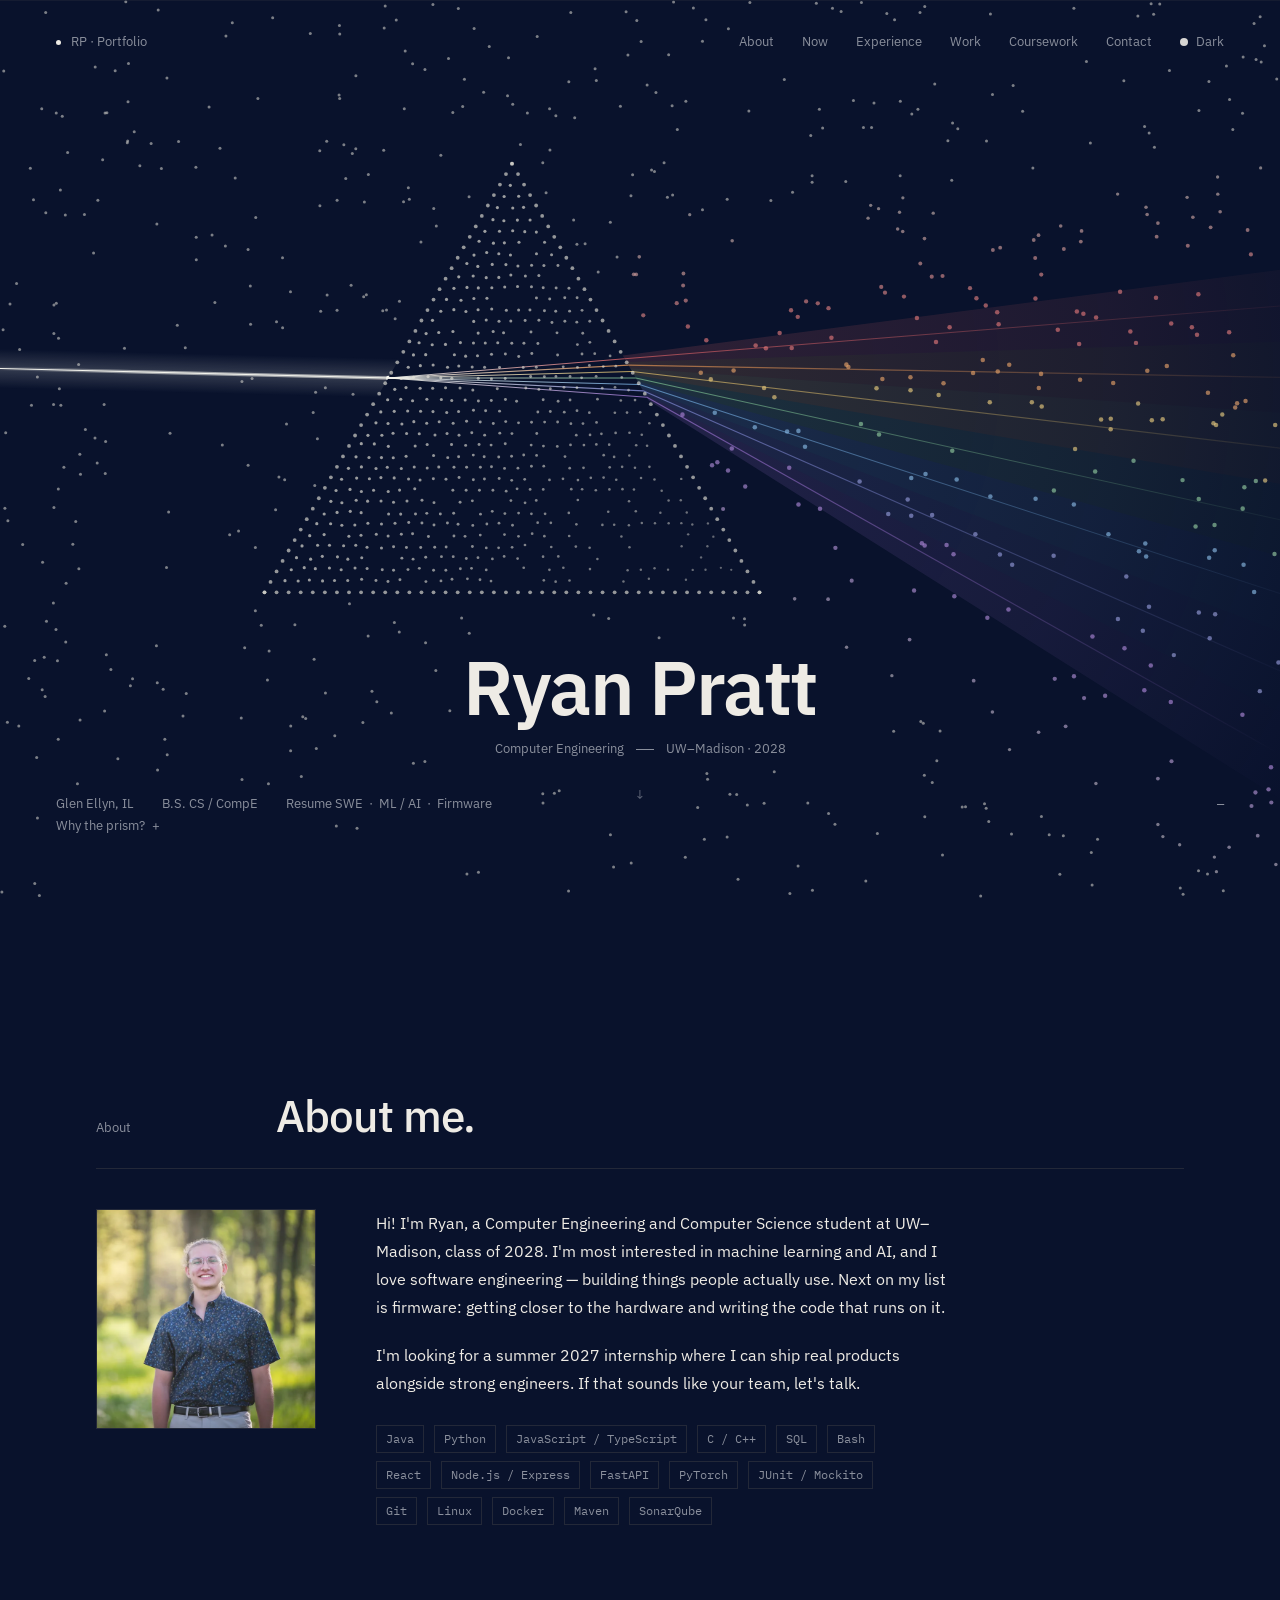
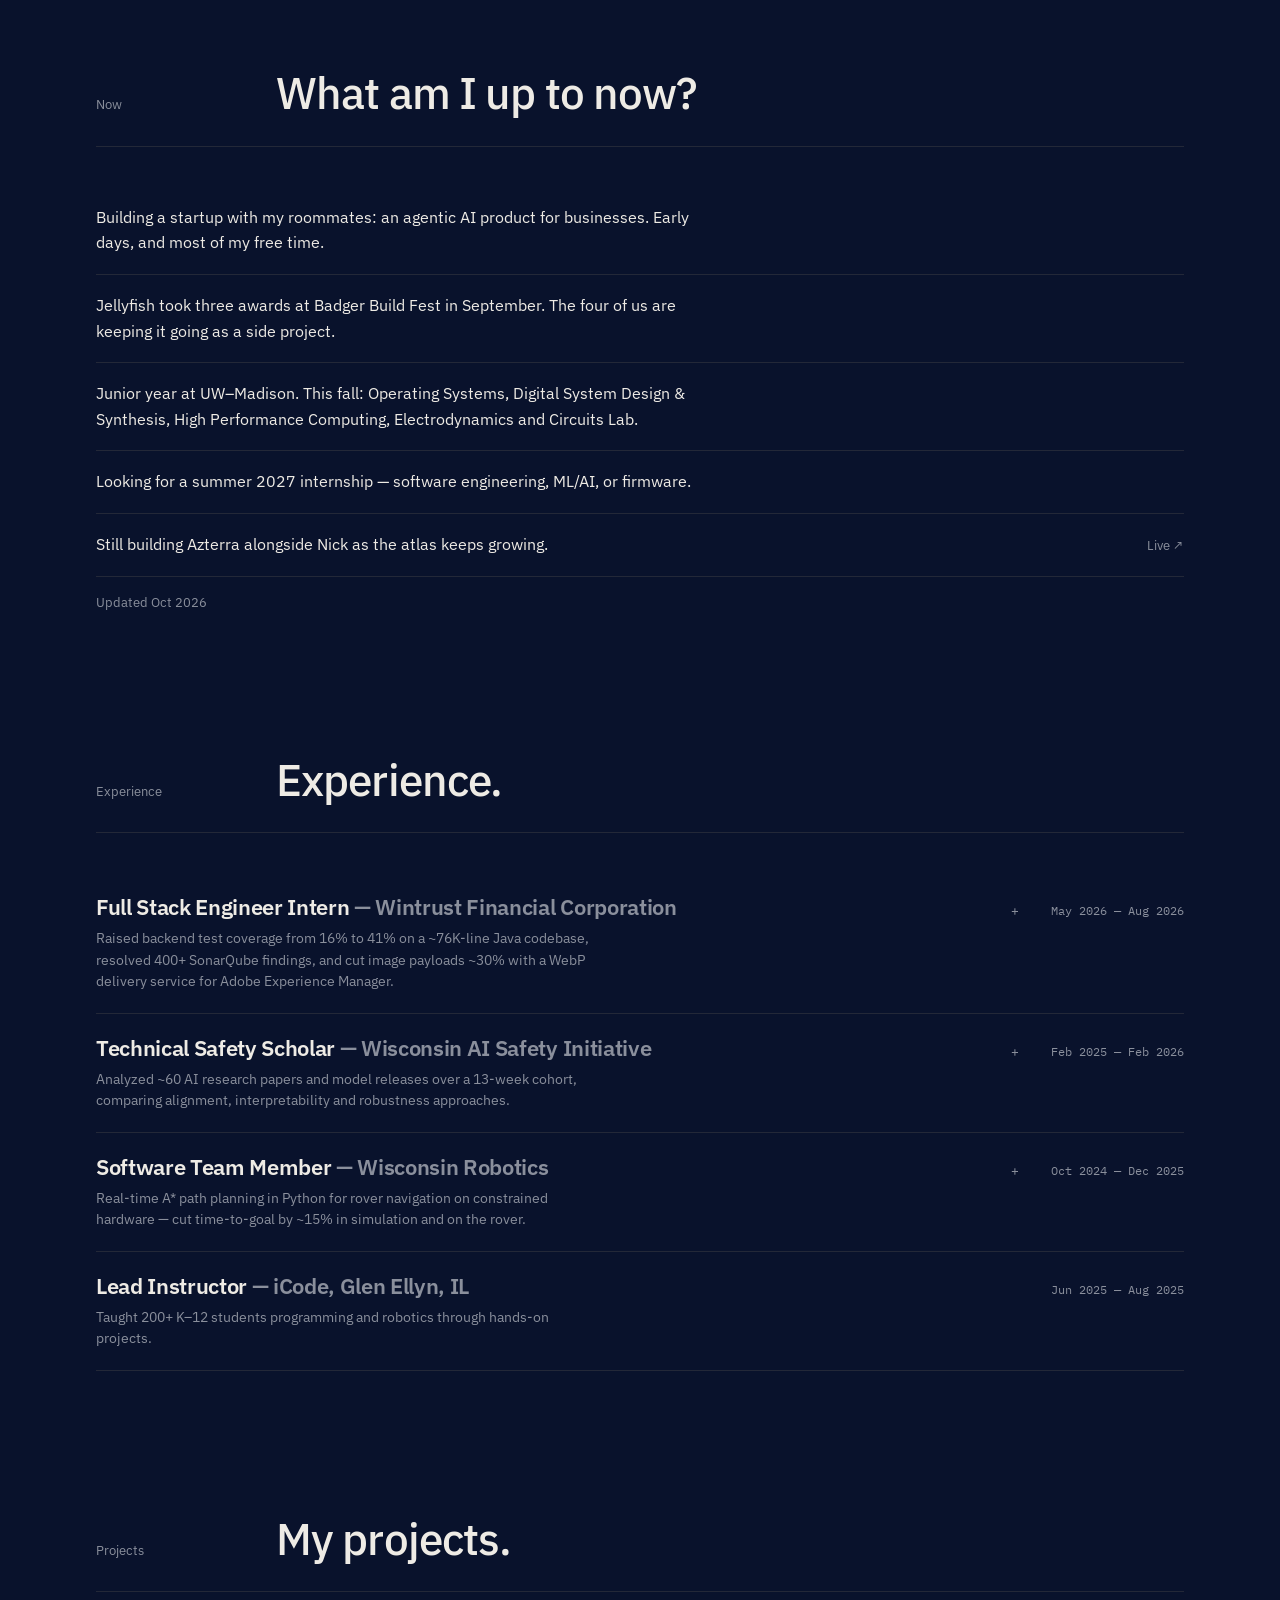
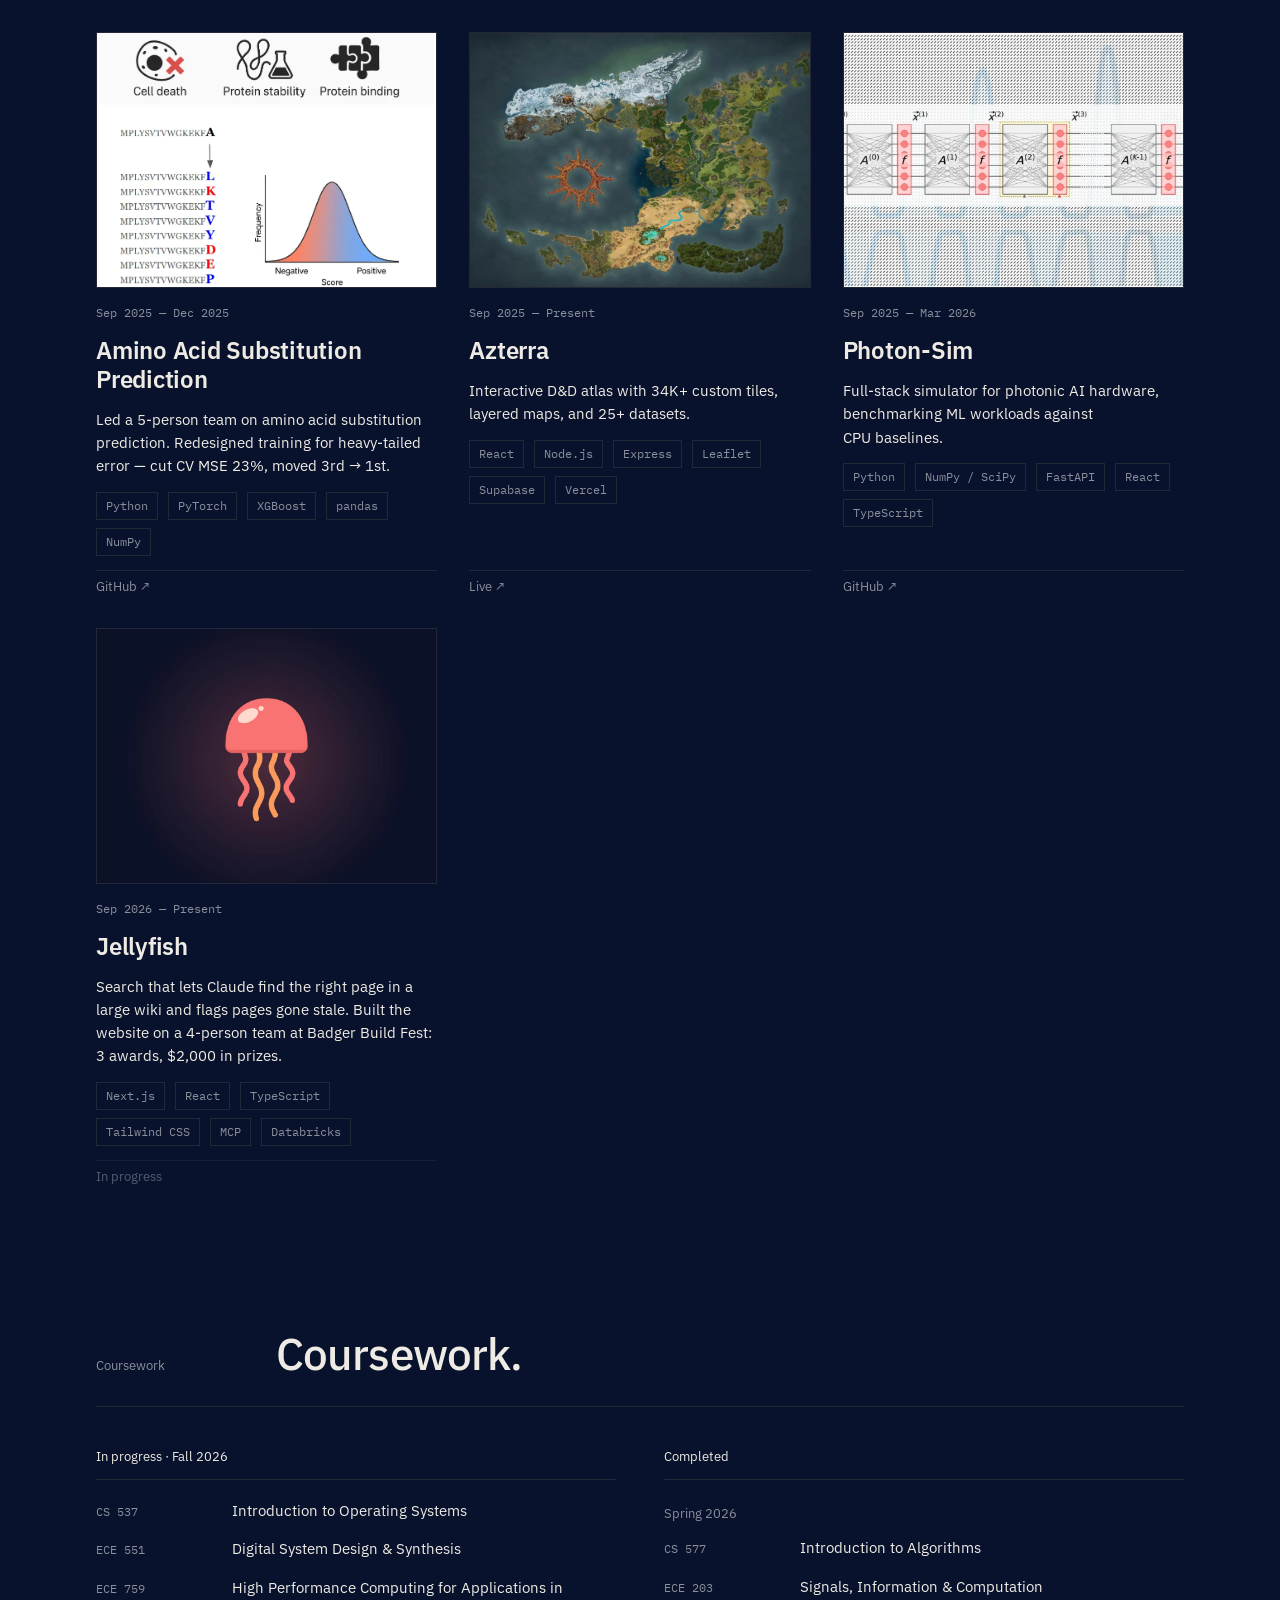
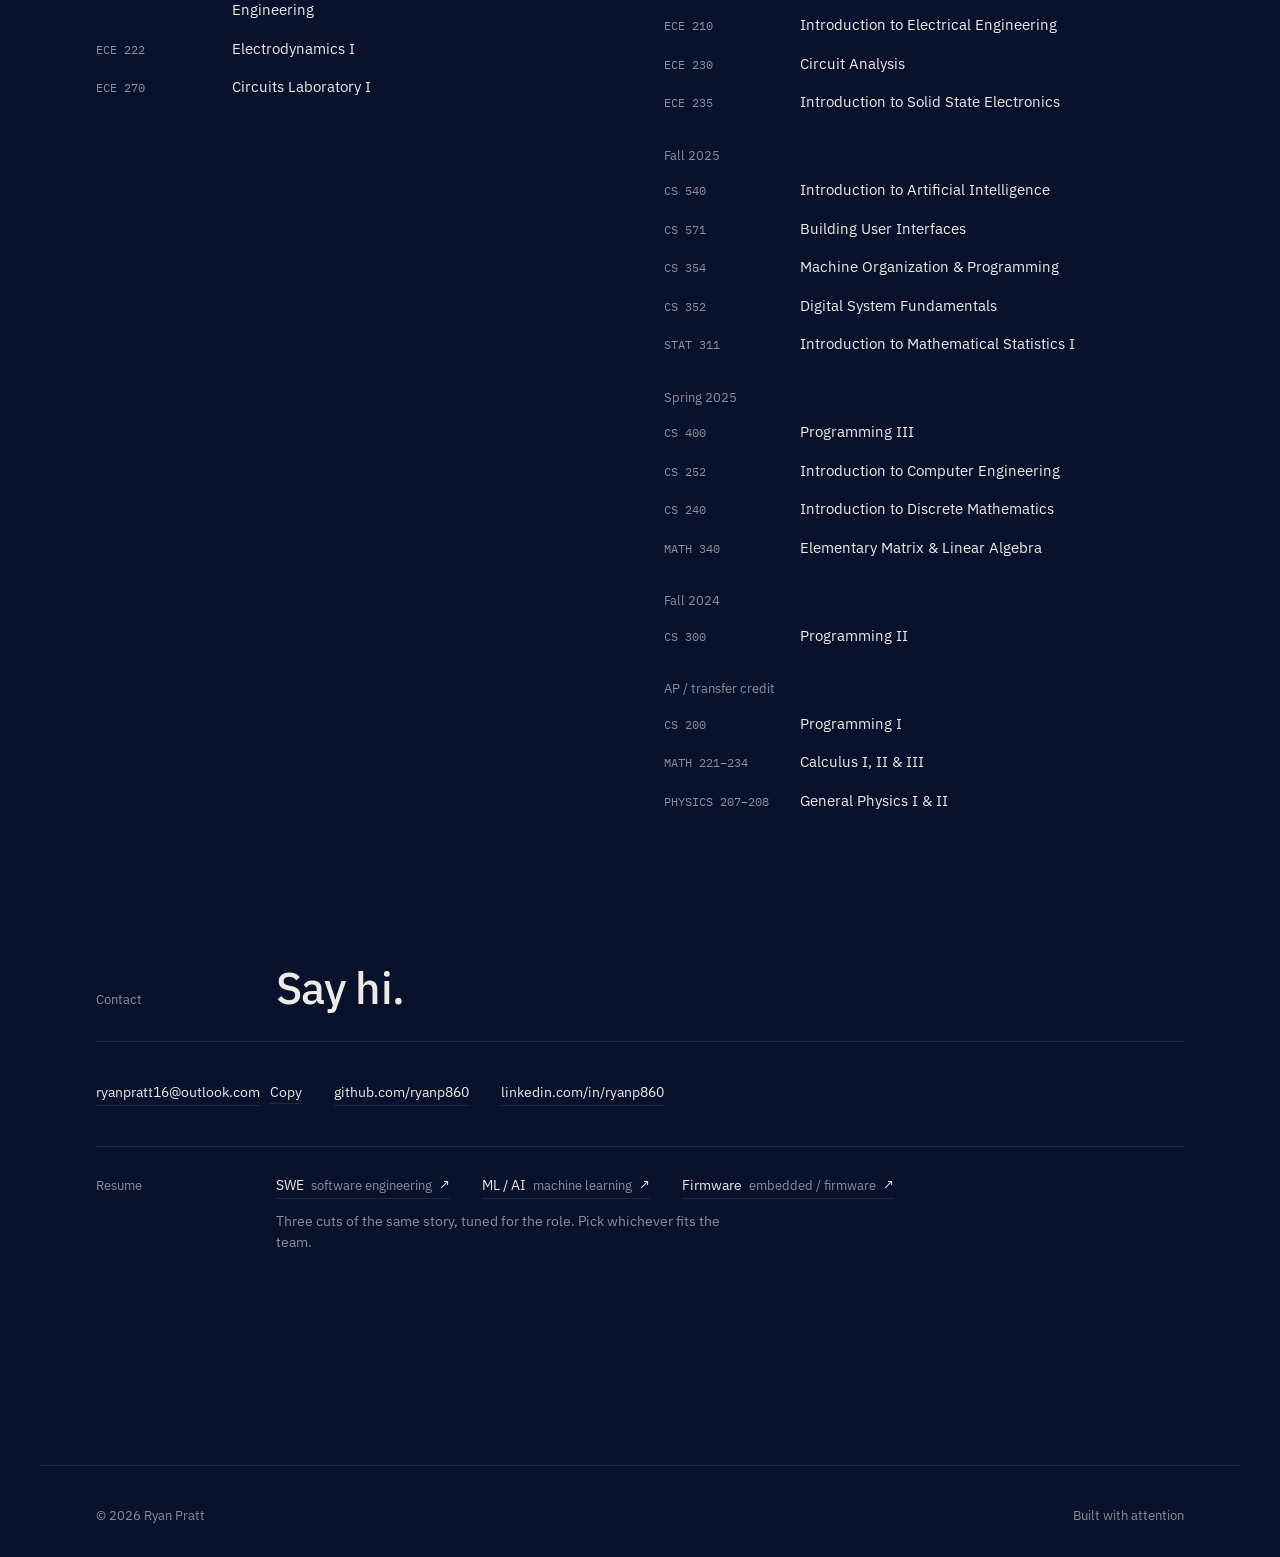
<file: index.html>
<!doctype html>
<html lang="en">
  <head>
    <meta charset="UTF-8" />
    <meta name="viewport" content="width=device-width, initial-scale=1.0" />
    <meta name="description" content="Ryan Pratt — Computer Engineering and Computer Science student at UW–Madison. Machine learning and AI, software engineering, firmware next." />
    <title>Ryan Pratt — Portfolio</title>
    <link rel="icon" href="/favicon.svg" type="image/svg+xml" />
    <meta property="og:title" content="Ryan Pratt — Portfolio" />
    <meta property="og:description" content="Computer Engineering and Computer Science student at UW–Madison. Machine learning and AI, software engineering, firmware next." />
    <meta property="og:type" content="website" />
    <meta property="og:url" content="https://ryanp860.github.io/" />
    <meta property="og:image" content="https://ryanp860.github.io/og.jpg" />
    <meta property="og:image:width" content="1200" />
    <meta property="og:image:height" content="630" />
    <meta name="twitter:card" content="summary_large_image" />
    <meta name="theme-color" content="#09122C" />
    <script>
      // Set data-theme before React mounts so the first paint is never wrong,
      // and body transitions (see index.css) don't run on that first paint.
      // Default is always dark; only an explicit toggle (stored below) changes it.
      (function () {
        try {
          var stored = localStorage.getItem('theme');
          document.documentElement.dataset.theme = (stored === 'light' || stored === 'dark') ? stored : 'dark';
        } catch (e) {
          document.documentElement.dataset.theme = 'dark';
        }
      })();
    </script>
    <link rel="preconnect" href="https://fonts.googleapis.com" />
    <link rel="preconnect" href="https://fonts.gstatic.com" crossorigin />
    <link href="https://fonts.googleapis.com/css2?family=IBM+Plex+Sans:wght@400;500;600&family=IBM+Plex+Mono:wght@400&display=swap" rel="stylesheet" />
    <script type="module" crossorigin src="/assets/index-D33QXzHC.js"></script>
    <link rel="stylesheet" crossorigin href="/assets/index-B6qB8pIx.css">
  </head>
  <body>
    <div id="root"></div>
  </body>
</html>
</file>
<file: assets/index-B6qB8pIx.css>
:root{--bg: oklch(.875 .012 75);--surface: oklch(.85 .014 75);--ink: oklch(.19 .012 50);--muted: oklch(.4 .012 60);--hairline: oklch(.75 .014 75);--font-display: "IBM Plex Sans", -apple-system, BlinkMacSystemFont, sans-serif;--font-body: "IBM Plex Sans", -apple-system, BlinkMacSystemFont, sans-serif;--font-mono: "IBM Plex Mono", ui-monospace, monospace}html[data-theme=dark]{--bg: #09122C;--surface: oklch(.21 .04 270);--ink: oklch(.94 .008 80);--muted: oklch(.65 .02 270);--hairline: oklch(.28 .03 270)}*{box-sizing:border-box}html,body{margin:0;padding:0}html{scroll-padding-top:var(--nav-height, 64px)}body{background:var(--bg);color:var(--ink);font-family:var(--font-body);font-weight:400;font-size:15px;line-height:1.5;-webkit-font-smoothing:antialiased;overflow-x:hidden}html[data-theme-ready] body{transition:background .9s cubic-bezier(.4,0,.2,1),color .9s cubic-bezier(.4,0,.2,1)}.skip-link{position:fixed;top:12px;left:12px;z-index:1000;transform:translateY(-150%);background:var(--bg);color:var(--ink);font-family:var(--font-body);font-size:13px;text-decoration:none;padding:10px 16px;border:1px solid var(--hairline);transition:transform .16s}.skip-link:focus{transform:translateY(0)}a:focus,button:focus,summary:focus{outline:none}a:focus-visible,button:focus-visible,summary:focus-visible{outline:1px solid var(--ink);outline-offset:3px}.visually-hidden{position:absolute;width:1px;height:1px;padding:0;margin:-1px;overflow:hidden;clip:rect(0,0,0,0);white-space:nowrap;border:0}.stars-canvas{position:fixed;inset:0;width:100%;height:100%;pointer-events:none;z-index:0}.hero{position:relative;min-height:100vh;min-height:100svh;z-index:1}.hero-canvas-layer{position:absolute;inset:0;z-index:0}.prism-canvas{position:absolute;inset:0;width:100%;height:100%;display:block}.hero-chrome{position:relative;z-index:2;display:grid;grid-template-rows:auto 1fr auto;min-height:100vh;min-height:100svh;padding:32px 56px;pointer-events:none}.hero-chrome>*{pointer-events:auto}.hero-chrome .stage{pointer-events:none}.chrome-row{display:flex;justify-content:space-between;align-items:center;font-family:var(--font-body);font-size:13px;color:var(--muted)}.chrome-row .dot{display:inline-block;width:5px;height:5px;border-radius:50%;background:var(--ink);margin-right:10px;vertical-align:middle}.chrome-row a,.chrome-row button{color:var(--muted);background:none;border:0;font:inherit;text-decoration:none;cursor:pointer;padding:0}.chrome-row a:hover,.chrome-row button:hover{color:var(--ink)}.chrome-row .group{display:flex;gap:28px;align-items:center}.site-nav{display:contents}.chrome-row a.active{color:var(--ink);text-decoration:underline;text-decoration-color:var(--hairline);text-underline-offset:5px}.fixed-nav{position:fixed;top:0;left:0;right:0;z-index:20;padding:14px 56px;background:color-mix(in oklab,var(--bg) 85%,transparent);-webkit-backdrop-filter:blur(10px);backdrop-filter:blur(10px);border-bottom:1px solid var(--hairline);transform:translateY(-100%);transition:transform .2s ease;pointer-events:none}.fixed-nav.is-visible{transform:translateY(0);pointer-events:auto}@media(prefers-reduced-motion:reduce){.fixed-nav{transition:none}}.stage{display:grid;place-items:end center;padding-bottom:4vh}.lockup{position:relative;text-align:center;pointer-events:auto}.lockup .name{font-family:var(--font-display);font-weight:600;font-style:normal;font-size:clamp(40px,6vw,76px);letter-spacing:-.02em;line-height:1;color:var(--ink)}.lockup .role{margin-top:14px;font-family:var(--font-body);font-size:13px;color:var(--muted)}.lockup .role .sep{display:inline-block;width:18px;height:1px;background:var(--muted);vertical-align:middle;margin:0 12px}.scroll-cue{position:absolute;left:0;right:0;top:100%;margin-top:30px;font-family:var(--font-mono);font-size:13px;line-height:1;color:var(--muted);opacity:0;animation:scroll-cue-in .5s ease forwards 1.5s,scroll-cue-drift 2s ease-in-out infinite 1.5s}@keyframes scroll-cue-in{to{opacity:.7}}@keyframes scroll-cue-drift{0%,to{transform:translateY(0)}50%{transform:translateY(6px)}}@media(prefers-reduced-motion:reduce){.scroll-cue{opacity:.7;animation:none}}.readout{font-variant-numeric:tabular-nums;min-width:170px;text-align:right;font-family:var(--font-mono);font-size:12px}@media(max-width:720px){.hero-chrome,.fixed-nav{padding:24px 20px}.chrome-row{flex-wrap:wrap;gap:10px 16px}.chrome-row .group{gap:16px;flex-wrap:wrap}.chrome-row .group>span:first-child{white-space:nowrap}.readout{min-width:0;text-align:left}}@media(max-width:1200px){.stage{padding-bottom:max(4vh,36px)}.scroll-cue{margin-top:10px}}@media(max-width:720px){.fixed-nav{padding:14px 8px}.fixed-nav .chrome-row{flex-wrap:nowrap;gap:0}.fixed-nav .chrome-row .group:first-child{display:none}.fixed-nav .chrome-row .group:last-child{gap:5px;flex-wrap:nowrap}.fixed-nav .chrome-row a,.fixed-nav .chrome-row button{white-space:nowrap;flex-shrink:0}.fixed-nav .theme-toggle .pip{display:none!important}}main{position:relative;z-index:1;padding:120px 56px 140px;max-width:1200px;margin:0 auto}@media(max-width:720px){main{padding:80px 24px 100px}}section{padding:72px 0}html.js-reveal [data-reveal]{opacity:0;transform:translateY(12px);transition:opacity .5s ease-out,transform .5s ease-out;transition-delay:calc(var(--reveal-i, 0) * 60ms)}html.js-reveal [data-reveal].is-revealed{opacity:1;transform:translateY(0)}@media(prefers-reduced-motion:reduce){html.js-reveal [data-reveal]{opacity:1;transform:none;transition:none}}.section-head{display:grid;grid-template-columns:140px 1fr;gap:40px;align-items:baseline;padding-bottom:28px;border-bottom:1px solid var(--hairline)}.section-head .marker{font-family:var(--font-body);font-size:13px;color:var(--muted)}.section-head h2{margin:0;font-family:var(--font-display);font-weight:500;font-size:clamp(28px,3.6vw,44px);letter-spacing:-.02em;line-height:1.1}.section-head h2 em,.proj-head-row h2 em{font-style:normal}.two-col{display:grid;grid-template-columns:minmax(180px,240px) 1fr;gap:40px;margin-top:40px}.two-col .marker{font-family:var(--font-body);font-size:13px;color:var(--muted);padding-top:4px}@media(max-width:720px){.section-head,.two-col{grid-template-columns:1fr;gap:16px}}.proj-head-row{display:flex;align-items:baseline;gap:20px;flex-wrap:wrap}.proj-head-row h2{flex:0 0 auto}.proj-peek{background:none;border:none;font-family:var(--font-body);font-size:13px;color:var(--muted);cursor:pointer;padding:0 0 4px;margin-left:4px;text-decoration:none;transition:color .16s}.proj-peek:hover{color:var(--ink)}.back-arrow{background:none;border:1px solid var(--hairline);width:34px;height:34px;border-radius:50%;color:var(--ink);cursor:pointer;font-size:16px;line-height:1;display:inline-flex;align-items:center;justify-content:center;transition:border-color .16s,transform .16s;flex:0 0 auto}.back-arrow:hover{border-color:var(--ink);transform:translate(-2px)}.proj-link.placeholder{color:var(--muted);opacity:.6}@keyframes slideInFromRight{0%{opacity:0;transform:translate(28px)}to{opacity:1;transform:translate(0)}}@keyframes slideInFromLeft{0%{opacity:0;transform:translate(-28px)}to{opacity:1;transform:translate(0)}}.proj-slide-in-forward{animation:slideInFromRight .38s cubic-bezier(.2,.7,.2,1) both}.proj-slide-in-back{animation:slideInFromLeft .38s cubic-bezier(.2,.7,.2,1) both}.proj-slide-in{animation:slideInFromRight .38s cubic-bezier(.2,.7,.2,1) both}@keyframes projEnterRight{0%{opacity:0;transform:translate(32px)}to{opacity:1;transform:translate(0)}}@keyframes projEnterLeft{0%{opacity:0;transform:translate(-32px)}to{opacity:1;transform:translate(0)}}@keyframes projExitLeft{0%{opacity:1;transform:translate(0)}to{opacity:0;transform:translate(-24px)}}@keyframes projExitRight{0%{opacity:1;transform:translate(0)}to{opacity:0;transform:translate(24px)}}.proj-enter-forward{animation:projEnterRight .3s cubic-bezier(.2,.7,.2,1) both}.proj-enter-back{animation:projEnterLeft .3s cubic-bezier(.2,.7,.2,1) both}.proj-exit-forward{animation:projExitLeft .22s cubic-bezier(.5,0,.75,0) both;pointer-events:none}.proj-exit-back{animation:projExitRight .22s cubic-bezier(.5,0,.75,0) both;pointer-events:none}@media(prefers-reduced-motion:reduce){.proj-slide-in-forward,.proj-slide-in-back,.proj-slide-in,.proj-enter-forward,.proj-enter-back,.proj-exit-forward,.proj-exit-back{animation:none}}.proj-grid{margin-top:40px;display:grid;grid-template-columns:repeat(3,1fr);gap:32px}.proj-card{position:relative;display:flex;flex-direction:column;gap:14px}.proj-title-link{color:inherit;text-decoration:none}.proj-title-link:after{content:"";position:absolute;inset:0}.proj-image{aspect-ratio:4 / 3;width:100%;background:var(--surface);border:1px solid var(--hairline);display:flex;align-items:center;justify-content:center;overflow:hidden;position:relative}.proj-image img{width:100%;height:100%;object-fit:cover;display:block;transition:transform .4s ease}.proj-card:hover .proj-image img{transform:scale(1.02)}html[data-theme=light] .proj-image.is-on-white img{mix-blend-mode:multiply}.proj-image>span{font-family:var(--font-body);font-size:13px;color:var(--muted);opacity:.6}.proj-meta{display:flex;justify-content:space-between;align-items:baseline;font-family:var(--font-mono);font-size:12px;color:var(--muted);padding-top:2px}.proj-title{margin:0;font-family:var(--font-body);font-style:normal;font-weight:600;font-size:clamp(20px,2vw,24px);line-height:1.2;letter-spacing:-.01em;color:var(--ink)}.proj-blurb{margin:0;font-size:14.5px;line-height:1.6;color:var(--ink);max-width:44ch;text-wrap:pretty}.proj-tech{list-style:none;padding:0;margin:0;display:flex;flex-wrap:wrap;gap:8px 10px}.proj-tech li{font-family:var(--font-mono);font-size:12px;color:var(--muted);border:1px solid var(--hairline);padding:4px 9px}.proj-link{position:relative;z-index:1;font-family:var(--font-body);font-size:13px;color:var(--muted);text-decoration:none;margin-top:auto;padding-top:6px;border-top:1px solid var(--hairline);transition:color .16s}.proj-link:hover{color:var(--ink)}@media(max-width:880px){.proj-grid{grid-template-columns:1fr;gap:44px}.proj-image{aspect-ratio:16 / 10}}.about-photo{display:flex;justify-content:flex-start;align-items:flex-start}.photo-slot{aspect-ratio:1 / 1;width:100%;max-width:220px;background:var(--surface);border:1px solid var(--hairline);display:flex;align-items:center;justify-content:center;font-family:var(--font-body);font-size:13px;color:var(--muted)}.photo-slot img{width:100%;height:100%;object-fit:cover;object-position:100% center;display:block}.about p{max-width:58ch;font-size:16px;line-height:1.75;margin:0 0 20px;color:var(--ink)}.about-skills{list-style:none;padding:0;margin:28px 0 0;display:flex;flex-wrap:wrap;gap:8px 10px;max-width:58ch}.about-skills li{font-family:var(--font-mono);font-size:12px;color:var(--muted);border:1px solid var(--hairline);padding:4px 9px}.now-list{list-style:none;padding:0;margin:40px 0 0}.now-list li{display:flex;justify-content:space-between;align-items:baseline;gap:24px;padding:18px 0;border-bottom:1px solid var(--hairline)}.now-text{font-size:16px;line-height:1.6;max-width:62ch;color:var(--ink)}.now-link{flex:0 0 auto;font-family:var(--font-body);font-size:13px;color:var(--muted);text-decoration:none;transition:color .16s}.now-link:hover{color:var(--ink)}.now-updated{margin:16px 0 0;font-family:var(--font-body);font-size:13px;color:var(--muted)}@media(max-width:720px){.now-list li{flex-direction:column;gap:8px}}.course-cols{display:grid;grid-template-columns:1fr 1fr;gap:48px;margin-top:40px}.course-term{font-family:var(--font-body);font-size:13px;color:var(--ink);padding-bottom:12px;border-bottom:1px solid var(--hairline)}.course-subterm{font-family:var(--font-body);font-size:13px;color:var(--muted);margin:24px 0 6px}.course-group-current .course-list{margin-top:12px}.course-list{list-style:none;padding:0;margin:0}.course-list li{display:grid;grid-template-columns:120px 1fr;gap:16px;align-items:baseline;padding:8px 0}.course-code{font-family:var(--font-mono);font-size:12px;color:var(--muted);white-space:nowrap}.course-name{font-size:15px;line-height:1.5;color:var(--ink)}@media(max-width:880px){.course-cols{grid-template-columns:1fr;gap:40px}}@media(max-width:720px){.course-list li{grid-template-columns:100px 1fr;gap:12px}}.contact-row{margin-top:40px;display:flex;flex-wrap:wrap;gap:32px}.contact-row a{font-family:var(--font-body);font-size:14px;color:var(--ink);text-decoration:none;border-bottom:1px solid var(--hairline);padding-bottom:2px;transition:border-color .16s}.contact-row a:hover{border-color:var(--ink)}.contact-email-pair{display:inline-flex;align-items:baseline;gap:10px}.copy-btn{font-family:var(--font-body);font-size:14px;color:var(--ink);background:none;border:0;border-bottom:1px solid var(--hairline);padding:0 0 2px;cursor:pointer;transition:border-color .16s}.copy-btn:hover{border-color:var(--ink)}.chrome-row .resume-links a{border-bottom:1px solid transparent;transition:color .16s,border-color .16s}.chrome-row .resume-links a:hover{color:var(--ink);border-bottom-color:var(--hairline)}.chrome-row .resume-sep{margin:0 6px}.resume-row{margin-top:40px;padding-top:28px;border-top:1px solid var(--hairline);display:grid;grid-template-columns:140px 1fr;gap:12px 40px;align-items:baseline}.resume-label{font-family:var(--font-body);font-size:13px;color:var(--muted)}.resume-list{display:flex;flex-wrap:wrap;gap:12px 32px}.resume-list a{font-family:var(--font-body);font-size:14px;color:var(--ink);text-decoration:none;border-bottom:1px solid var(--hairline);padding-bottom:2px;transition:border-color .16s}.resume-list a:hover{border-color:var(--ink)}.resume-note{color:var(--muted);font-size:13px;margin:0 4px}.resume-hint{grid-column:2;margin:0;font-size:14px;color:var(--muted);max-width:58ch}@media(max-width:720px){.resume-row{grid-template-columns:1fr;gap:12px}.resume-hint{grid-column:1}}.exp-list{list-style:none;padding:0;margin:0}.exp-list li{display:grid;grid-template-columns:1fr auto;gap:32px;align-items:baseline;padding:20px 0;border-bottom:1px solid var(--hairline)}.exp-list .role-title{font-family:var(--font-display);font-style:normal;font-weight:600;font-size:clamp(18px,1.8vw,22px);line-height:1.3;letter-spacing:-.015em}.exp-list .role-title .org{font-style:normal;color:var(--muted)}.exp-list .role-body{display:flex;flex-direction:column;gap:6px}.exp-list li.is-toggleable{cursor:pointer}.exp-list .role-title-btn{display:flex;align-items:baseline;justify-content:space-between;gap:16px;width:100%;background:none;border:none;padding:0;margin:0;font:inherit;color:inherit;text-align:left;cursor:pointer}.exp-list .role-title-btn:disabled{cursor:default}.exp-list .role-title-btn:after{content:"+";flex:0 0 auto;font-family:var(--font-mono);font-size:13px;font-weight:400;line-height:1;color:var(--muted);transition:color .14s,opacity .14s}.exp-list .role-title-btn:disabled:after{content:""}.exp-list .role-title-btn[aria-expanded=true]:after{content:"−"}.exp-list li.is-toggleable:hover .role-title-btn:after,.exp-list .role-title-btn[aria-expanded=true]:after{color:var(--ink)}.exp-list .role-blurb{font-family:var(--font-body);font-size:14px;line-height:1.55;color:var(--muted);max-width:62ch}.exp-list .when{font-family:var(--font-mono);font-size:12px;color:var(--muted);white-space:nowrap}@media(max-width:720px){.exp-list li{grid-template-columns:1fr;gap:4px}}@keyframes expBulletsIn{0%{opacity:0;transform:translateY(4px)}to{opacity:1;transform:translateY(0)}}.exp-list .role-bullets{list-style:none;margin:0;padding:12px 0 0;max-width:62ch;display:flex;flex-direction:column;gap:6px;animation:expBulletsIn .2s cubic-bezier(.2,.7,.2,1) both}.exp-list .role-bullets li{display:block;padding:0;border:none;font-family:var(--font-body);font-size:14px;line-height:1.55;color:var(--muted)}.exp-list .role-bullets li:before{content:"→ ";font-family:var(--font-mono)}@media(prefers-reduced-motion:reduce){.exp-list .role-bullets{animation:none}}.prism-why{padding-bottom:32px;align-self:end}.prism-why-sum{display:inline-flex;align-items:center;gap:7px;font-family:var(--font-body);font-size:13px;color:var(--muted);cursor:pointer;list-style:none;-webkit-user-select:none;user-select:none;border-bottom:1px solid transparent;transition:color .2s,border-color .2s}.prism-why-sum::-webkit-details-marker{display:none}.prism-why-sum:after{content:"+";font-size:13px;line-height:1;font-weight:400;transition:opacity .14s}details.prism-why[open] .prism-why-sum:after{content:"−"}.prism-why-sum:hover{color:var(--ink);border-bottom-color:var(--hairline)}details.prism-why[open] .prism-why-sum{color:var(--ink)}@keyframes prismWhyIn{0%{opacity:0;transform:translateY(6px)}to{opacity:1;transform:translateY(0)}}.prism-why-body{padding-top:16px;max-width:400px;animation:prismWhyIn .24s cubic-bezier(.2,.7,.2,1) both}.prism-why-body p{margin:0;font-family:var(--font-body);font-size:13px;line-height:1.65;color:var(--muted)}@media(prefers-reduced-motion:reduce){.prism-why-body{animation:none}.skip-link,.proj-image img{transition:none}.proj-card:hover .proj-image img{transform:none}}footer{position:relative;z-index:1;padding:40px 56px 32px;display:flex;justify-content:space-between;font-family:var(--font-body);font-size:13px;color:var(--muted);border-top:1px solid var(--hairline);max-width:1200px;margin:0 auto}
</file>
